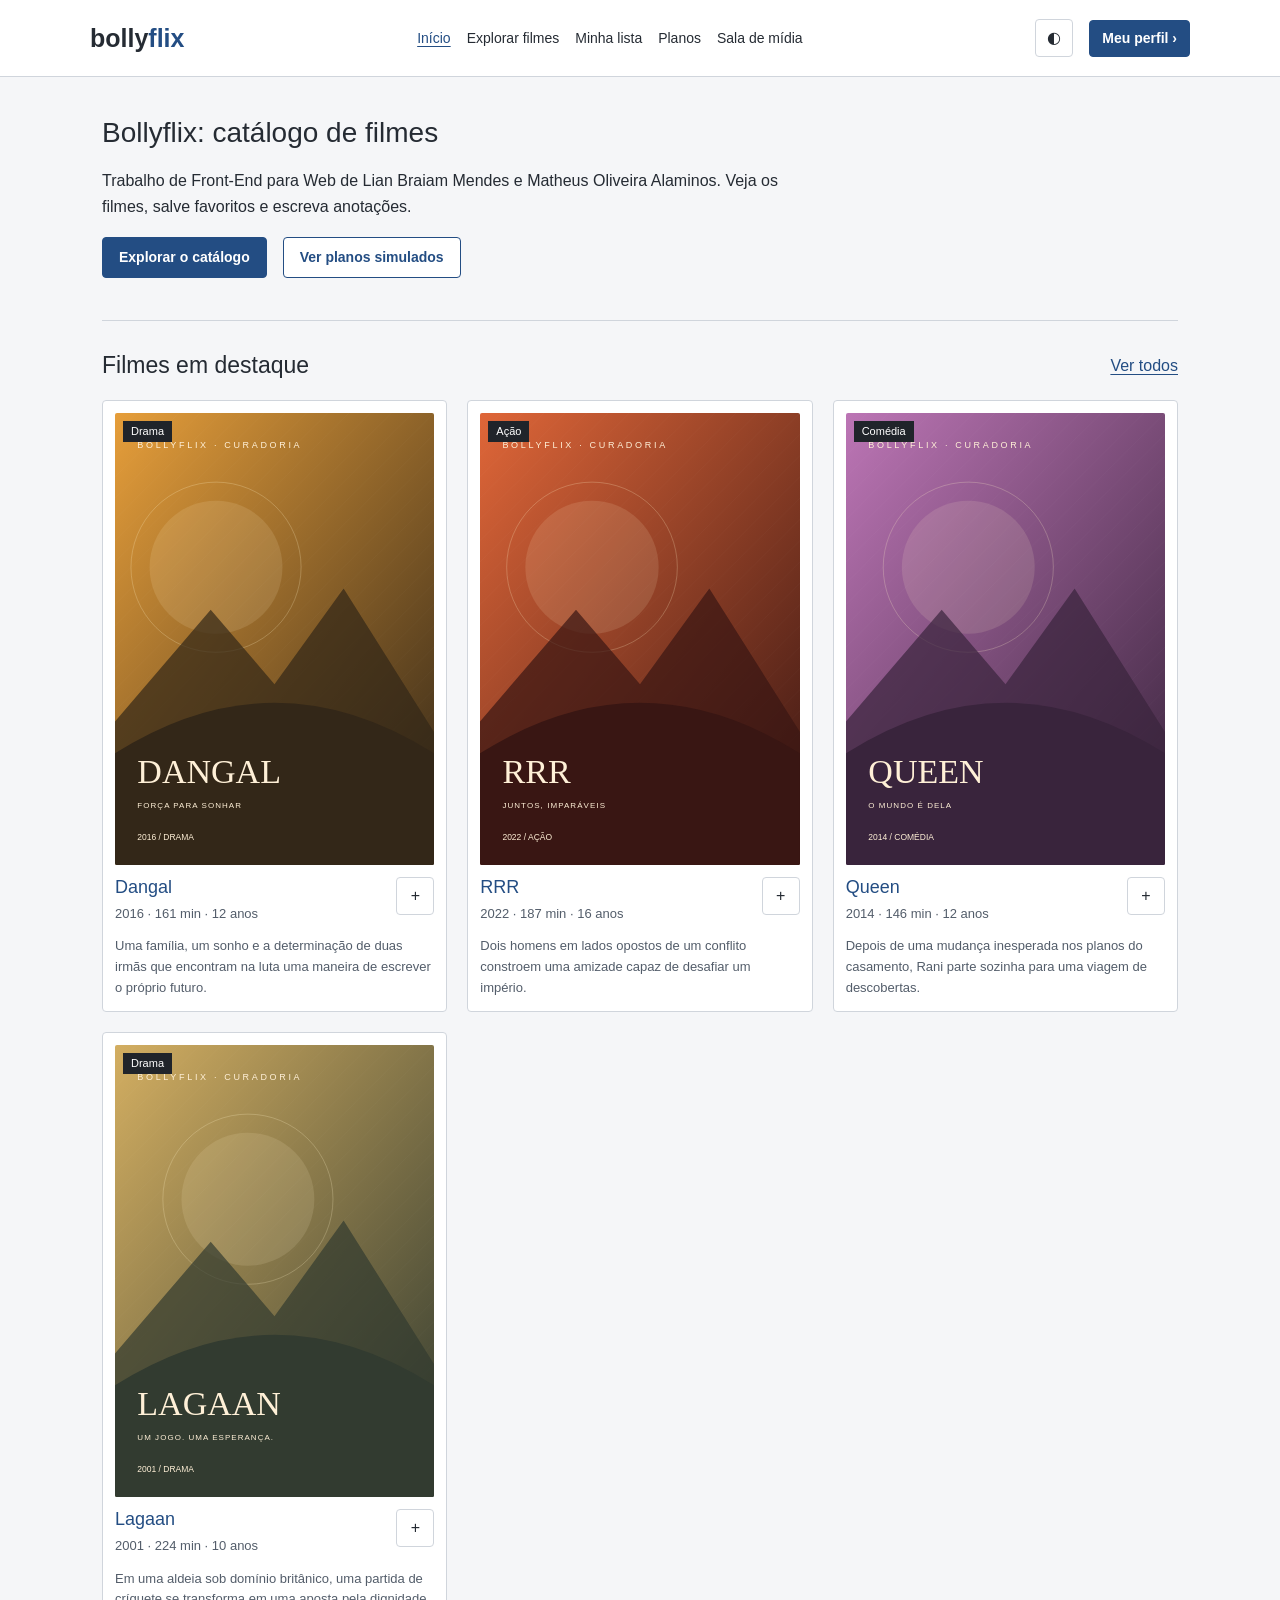
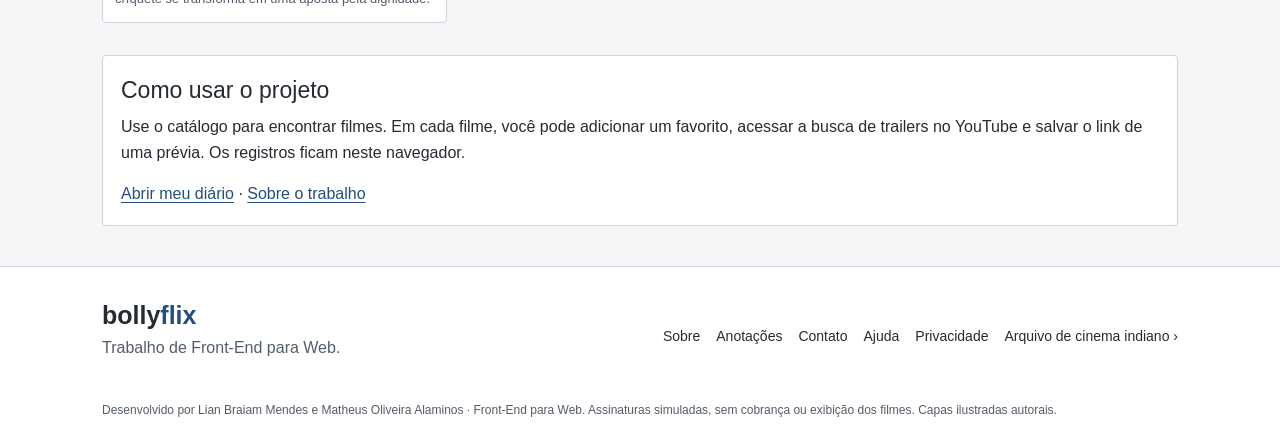
<file: index.html>
<!doctype html>
<html lang="pt-BR">
<head>
    <meta charset="utf-8">
    <meta name="viewport" content="width=device-width, initial-scale=1">
    <meta name="description" content="Bollyflix: descubra histórias do cinema indiano. Projeto estudantil de catálogo e assinaturas simuladas.">
    <title>Início · Bollyflix</title>
    <link rel="stylesheet" href="vendor/bootstrap.min.css">
    <link rel="stylesheet" href="css/style.css">
    <style>.page-kicker { letter-spacing: .18em; text-transform: uppercase; }</style>
    <script src="js/data.js" defer></script>
    <script src="js/app.js" defer></script>
</head>
<body>
    <a class="skip" href="#principal">Pular para o conteúdo</a>
    <header id="cabecalho"></header>
    <main id="principal" class="container" tabindex="-1"></main>
    <footer id="rodape"></footer>
    <div id="aviso" class="toast-message" role="status" aria-live="polite"></div>
    <noscript>Ative o JavaScript para acessar o catálogo e os recursos locais do Bollyflix.</noscript>
</body>
</html>
</file>
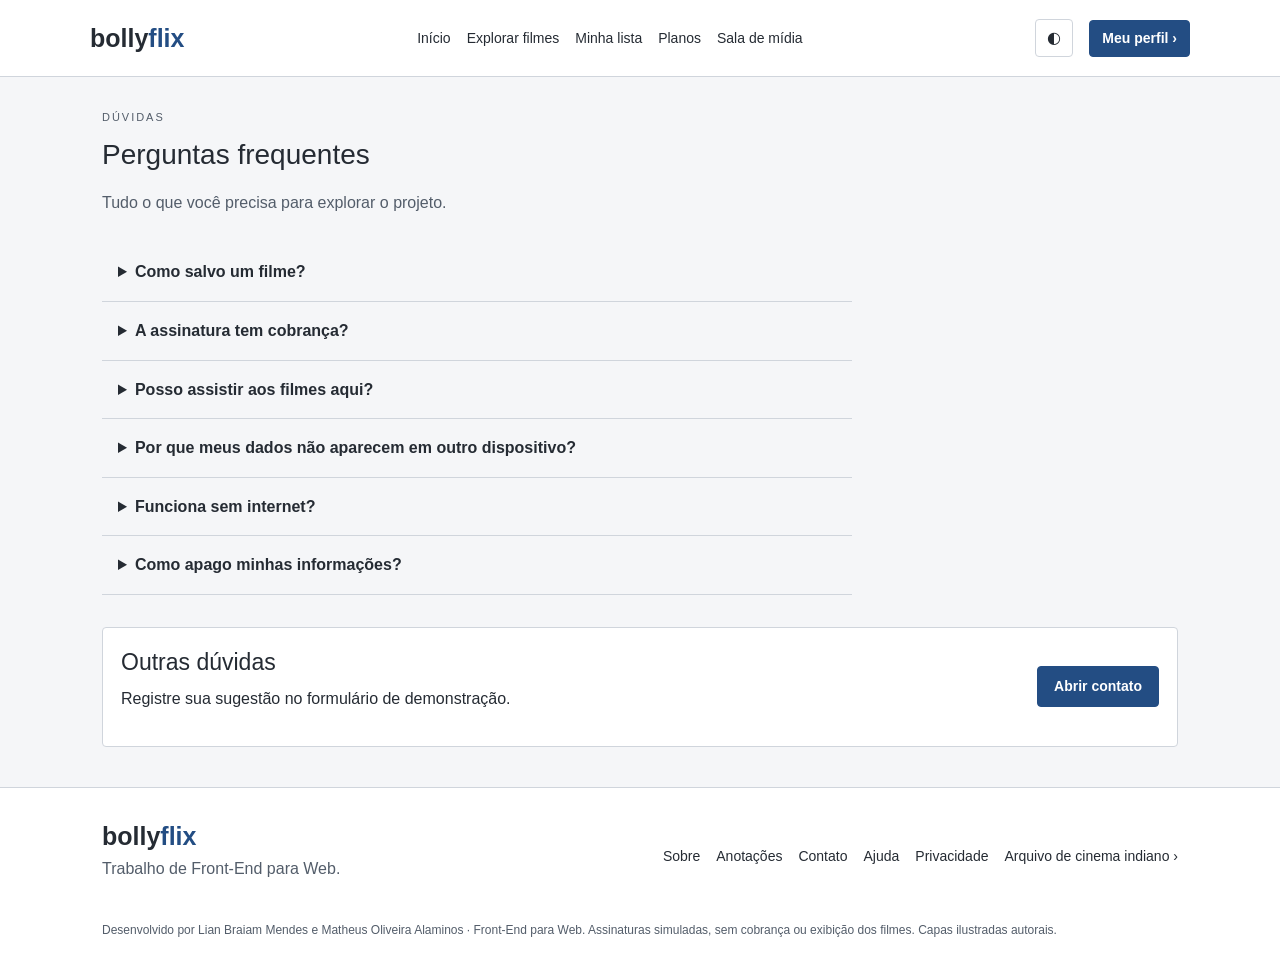
<file: ajuda.html>
<!doctype html>
<html lang="pt-BR">
<head>
    <meta charset="utf-8">
    <meta name="viewport" content="width=device-width, initial-scale=1">
    <meta name="description" content="Bollyflix: descubra histórias do cinema indiano. Projeto estudantil de catálogo e assinaturas simuladas.">
    <title>Ajuda · Bollyflix</title>
    <link rel="stylesheet" href="vendor/bootstrap.min.css">
    <link rel="stylesheet" href="css/style.css">
    <style>.page-kicker { letter-spacing: .18em; text-transform: uppercase; }</style>
    <script src="js/data.js" defer></script>
    <script src="js/app.js" defer></script>
</head>
<body>
    <a class="skip" href="#principal">Pular para o conteúdo</a>
    <header id="cabecalho"></header>
    <main id="principal" class="container" tabindex="-1"></main>
    <footer id="rodape"></footer>
    <div id="aviso" class="toast-message" role="status" aria-live="polite"></div>
    <noscript>Ative o JavaScript para acessar o catálogo e os recursos locais do Bollyflix.</noscript>
</body>
</html>
</file>
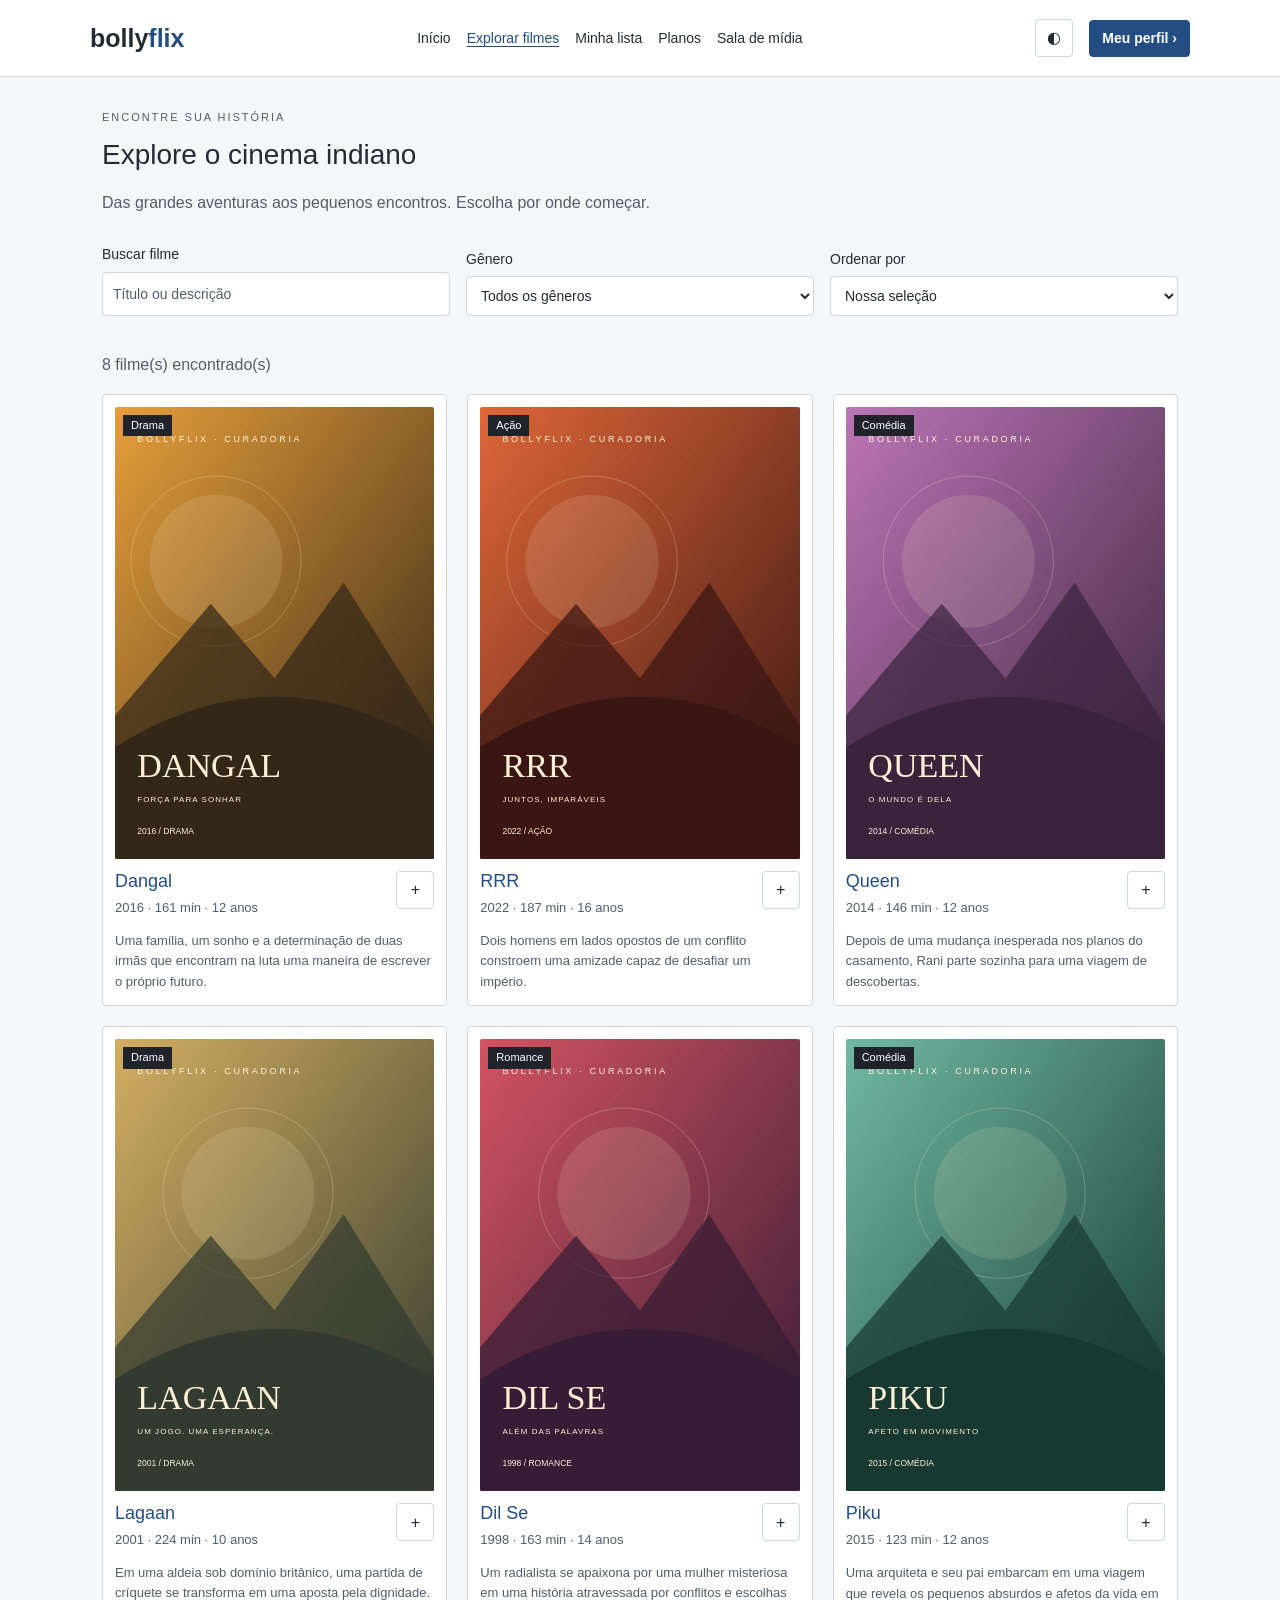
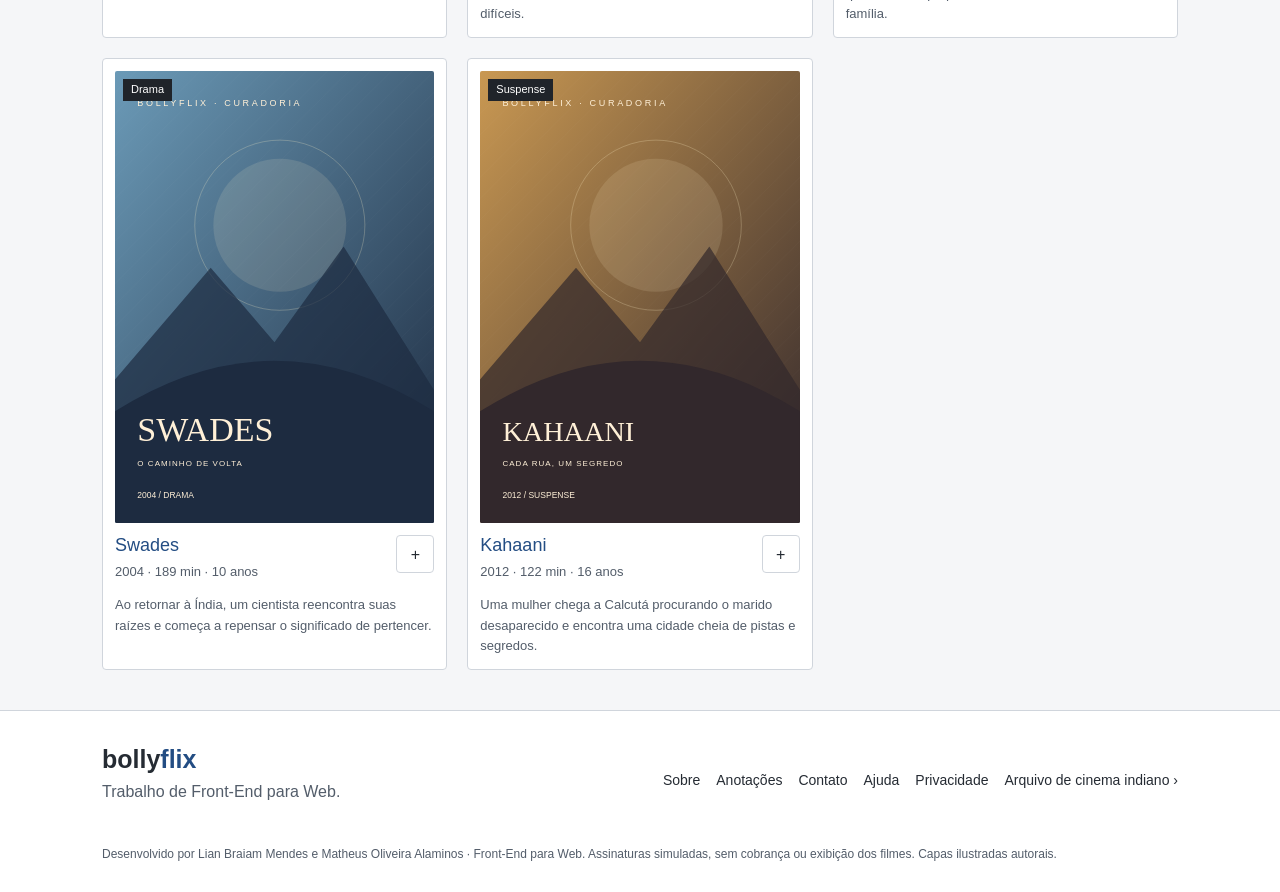
<file: catalogo.html>
<!doctype html>
<html lang="pt-BR">
<head>
    <meta charset="utf-8">
    <meta name="viewport" content="width=device-width, initial-scale=1">
    <meta name="description" content="Bollyflix: descubra histórias do cinema indiano. Projeto estudantil de catálogo e assinaturas simuladas.">
    <title>Catálogo · Bollyflix</title>
    <link rel="stylesheet" href="vendor/bootstrap.min.css">
    <link rel="stylesheet" href="css/style.css">
    <style>.page-kicker { letter-spacing: .18em; text-transform: uppercase; }</style>
    <script src="js/data.js" defer></script>
    <script src="js/app.js" defer></script>
</head>
<body>
    <a class="skip" href="#principal">Pular para o conteúdo</a>
    <header id="cabecalho"></header>
    <main id="principal" class="container" tabindex="-1"></main>
    <footer id="rodape"></footer>
    <div id="aviso" class="toast-message" role="status" aria-live="polite"></div>
    <noscript>Ative o JavaScript para acessar o catálogo e os recursos locais do Bollyflix.</noscript>
</body>
</html>
</file>
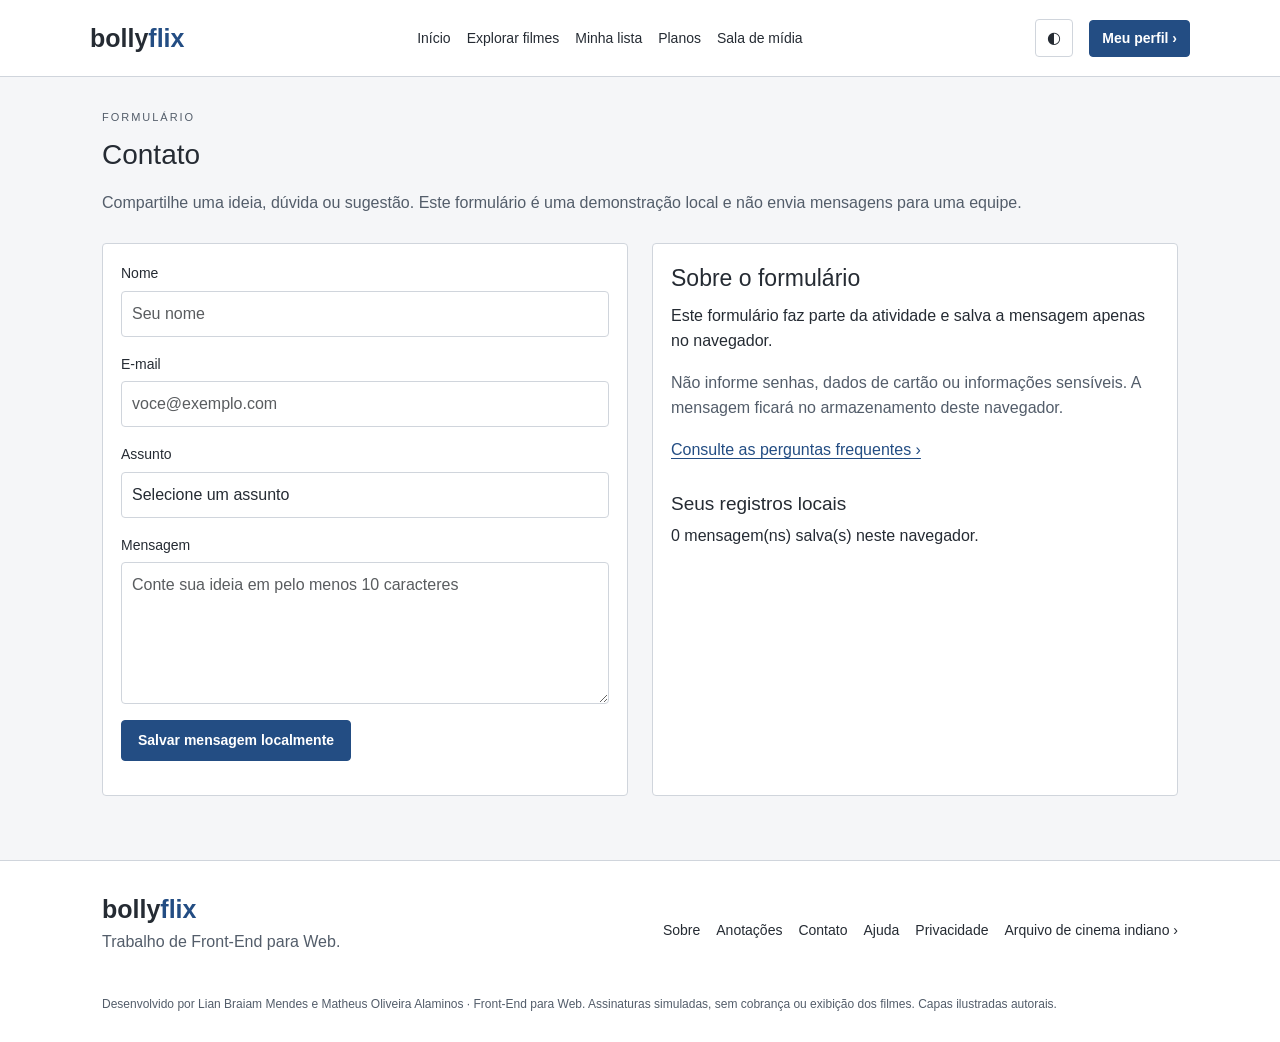
<file: contato.html>
<!doctype html>
<html lang="pt-BR">
<head>
    <meta charset="utf-8">
    <meta name="viewport" content="width=device-width, initial-scale=1">
    <meta name="description" content="Bollyflix: descubra histórias do cinema indiano. Projeto estudantil de catálogo e assinaturas simuladas.">
    <title>Contato · Bollyflix</title>
    <link rel="stylesheet" href="vendor/bootstrap.min.css">
    <link rel="stylesheet" href="css/style.css">
    <style>.page-kicker { letter-spacing: .18em; text-transform: uppercase; }</style>
    <script src="js/data.js" defer></script>
    <script src="js/app.js" defer></script>
</head>
<body>
    <a class="skip" href="#principal">Pular para o conteúdo</a>
    <header id="cabecalho"></header>
    <main id="principal" class="container" tabindex="-1"></main>
    <footer id="rodape"></footer>
    <div id="aviso" class="toast-message" role="status" aria-live="polite"></div>
    <noscript>Ative o JavaScript para acessar o catálogo e os recursos locais do Bollyflix.</noscript>
</body>
</html>
</file>
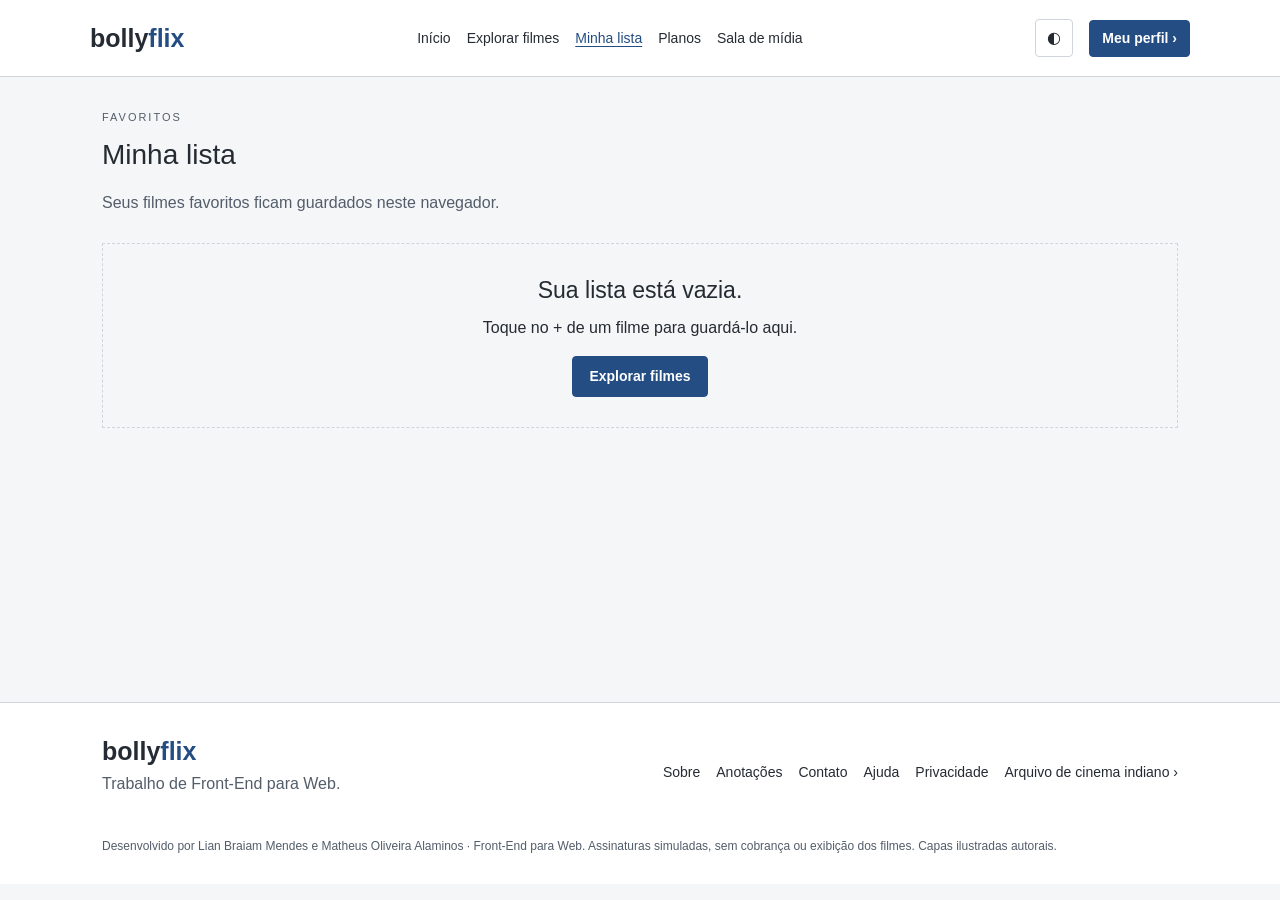
<file: favoritos.html>
<!doctype html>
<html lang="pt-BR">
<head>
    <meta charset="utf-8">
    <meta name="viewport" content="width=device-width, initial-scale=1">
    <meta name="description" content="Bollyflix: descubra histórias do cinema indiano. Projeto estudantil de catálogo e assinaturas simuladas.">
    <title>Minha lista · Bollyflix</title>
    <link rel="stylesheet" href="vendor/bootstrap.min.css">
    <link rel="stylesheet" href="css/style.css">
    <style>.page-kicker { letter-spacing: .18em; text-transform: uppercase; }</style>
    <script src="js/data.js" defer></script>
    <script src="js/app.js" defer></script>
</head>
<body>
    <a class="skip" href="#principal">Pular para o conteúdo</a>
    <header id="cabecalho"></header>
    <main id="principal" class="container" tabindex="-1"></main>
    <footer id="rodape"></footer>
    <div id="aviso" class="toast-message" role="status" aria-live="polite"></div>
    <noscript>Ative o JavaScript para acessar o catálogo e os recursos locais do Bollyflix.</noscript>
</body>
</html>
</file>
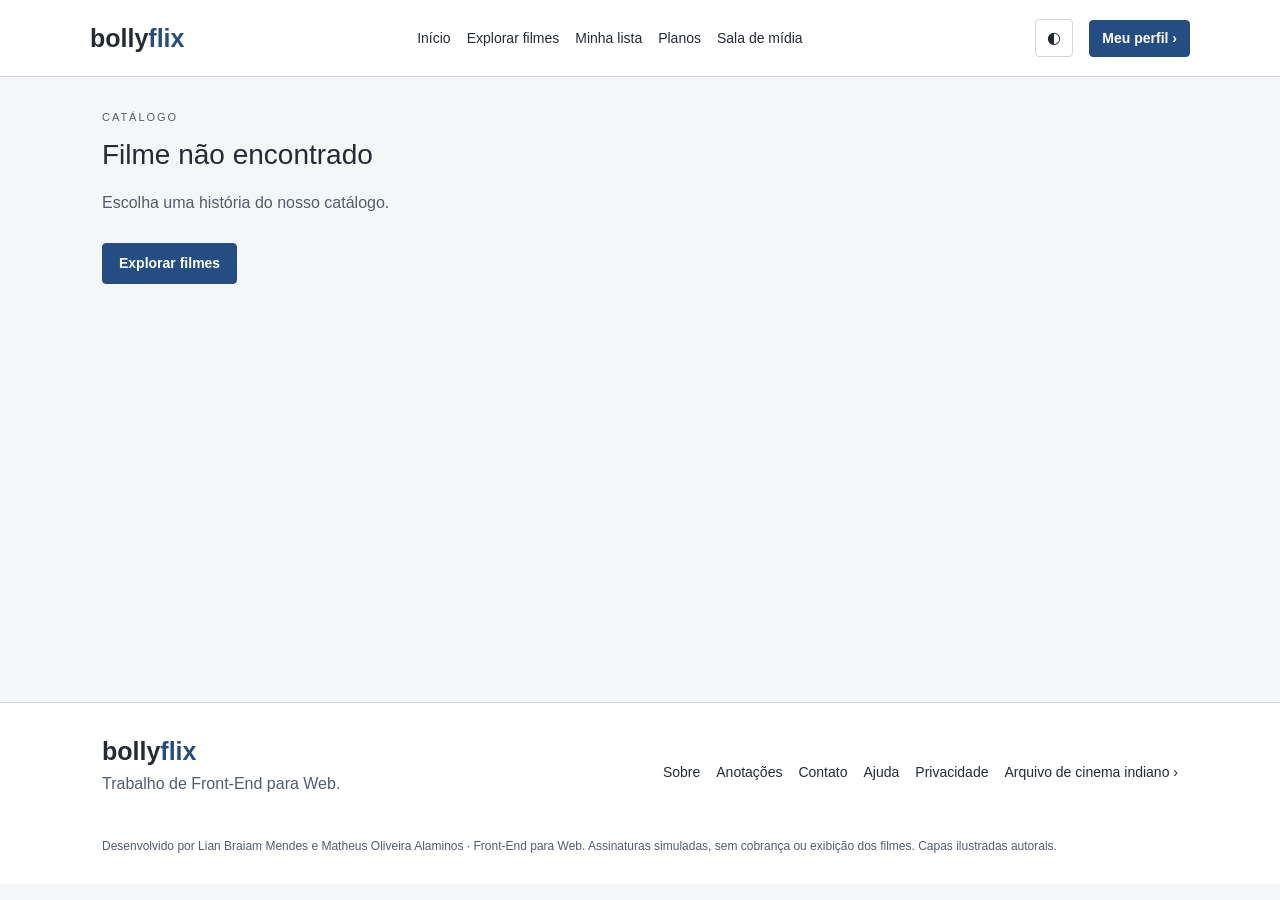
<file: filme.html>
<!doctype html>
<html lang="pt-BR">
<head>
    <meta charset="utf-8">
    <meta name="viewport" content="width=device-width, initial-scale=1">
    <meta name="description" content="Bollyflix: descubra histórias do cinema indiano. Projeto estudantil de catálogo e assinaturas simuladas.">
    <title>Detalhes do filme · Bollyflix</title>
    <link rel="stylesheet" href="vendor/bootstrap.min.css">
    <link rel="stylesheet" href="css/style.css">
    <style>.page-kicker { letter-spacing: .18em; text-transform: uppercase; }</style>
    <script src="js/data.js" defer></script>
    <script src="js/app.js" defer></script>
</head>
<body>
    <a class="skip" href="#principal">Pular para o conteúdo</a>
    <header id="cabecalho"></header>
    <main id="principal" class="container" tabindex="-1"></main>
    <footer id="rodape"></footer>
    <div id="aviso" class="toast-message" role="status" aria-live="polite"></div>
    <noscript>Ative o JavaScript para acessar o catálogo e os recursos locais do Bollyflix.</noscript>
</body>
</html>
</file>
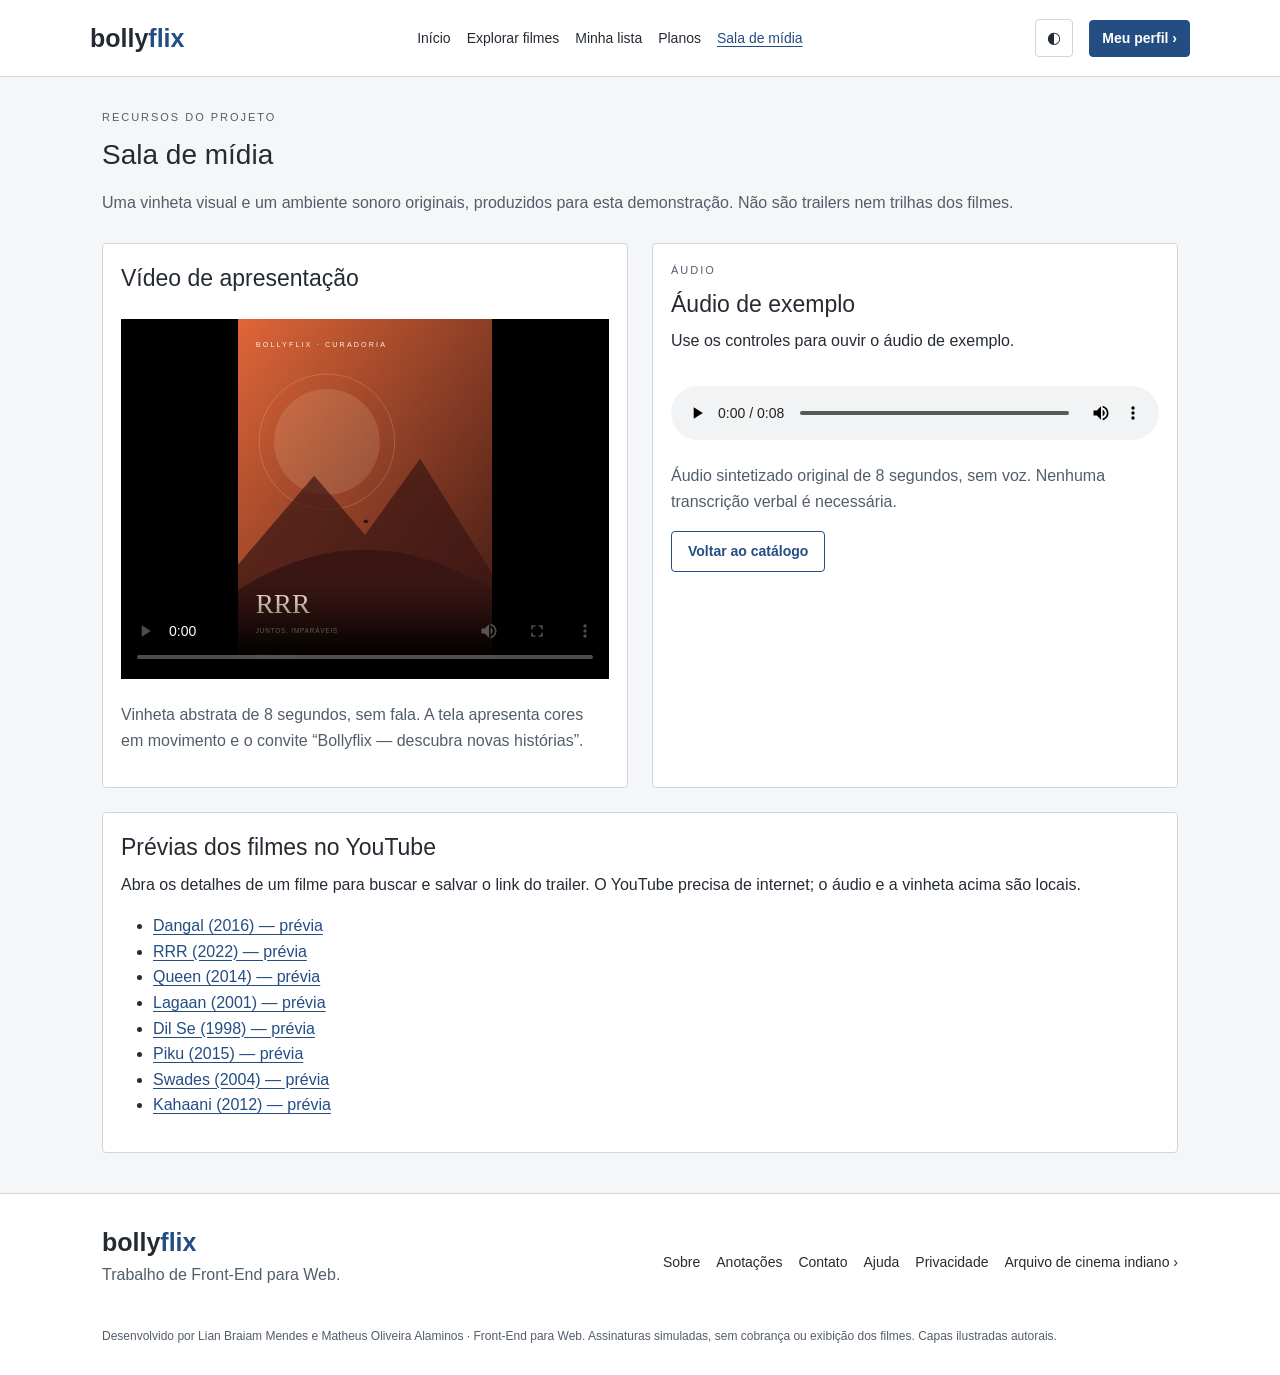
<file: midia.html>
<!doctype html>
<html lang="pt-BR">
<head>
    <meta charset="utf-8">
    <meta name="viewport" content="width=device-width, initial-scale=1">
    <meta name="description" content="Bollyflix: descubra histórias do cinema indiano. Projeto estudantil de catálogo e assinaturas simuladas.">
    <title>Sala de mídia · Bollyflix</title>
    <link rel="stylesheet" href="vendor/bootstrap.min.css">
    <link rel="stylesheet" href="css/style.css">
    <style>.page-kicker { letter-spacing: .18em; text-transform: uppercase; }</style>
    <script src="js/data.js" defer></script>
    <script src="js/app.js" defer></script>
</head>
<body>
    <a class="skip" href="#principal">Pular para o conteúdo</a>
    <header id="cabecalho"></header>
    <main id="principal" class="container" tabindex="-1"></main>
    <footer id="rodape"></footer>
    <div id="aviso" class="toast-message" role="status" aria-live="polite"></div>
    <noscript>Ative o JavaScript para acessar o catálogo e os recursos locais do Bollyflix.</noscript>
</body>
</html>
</file>
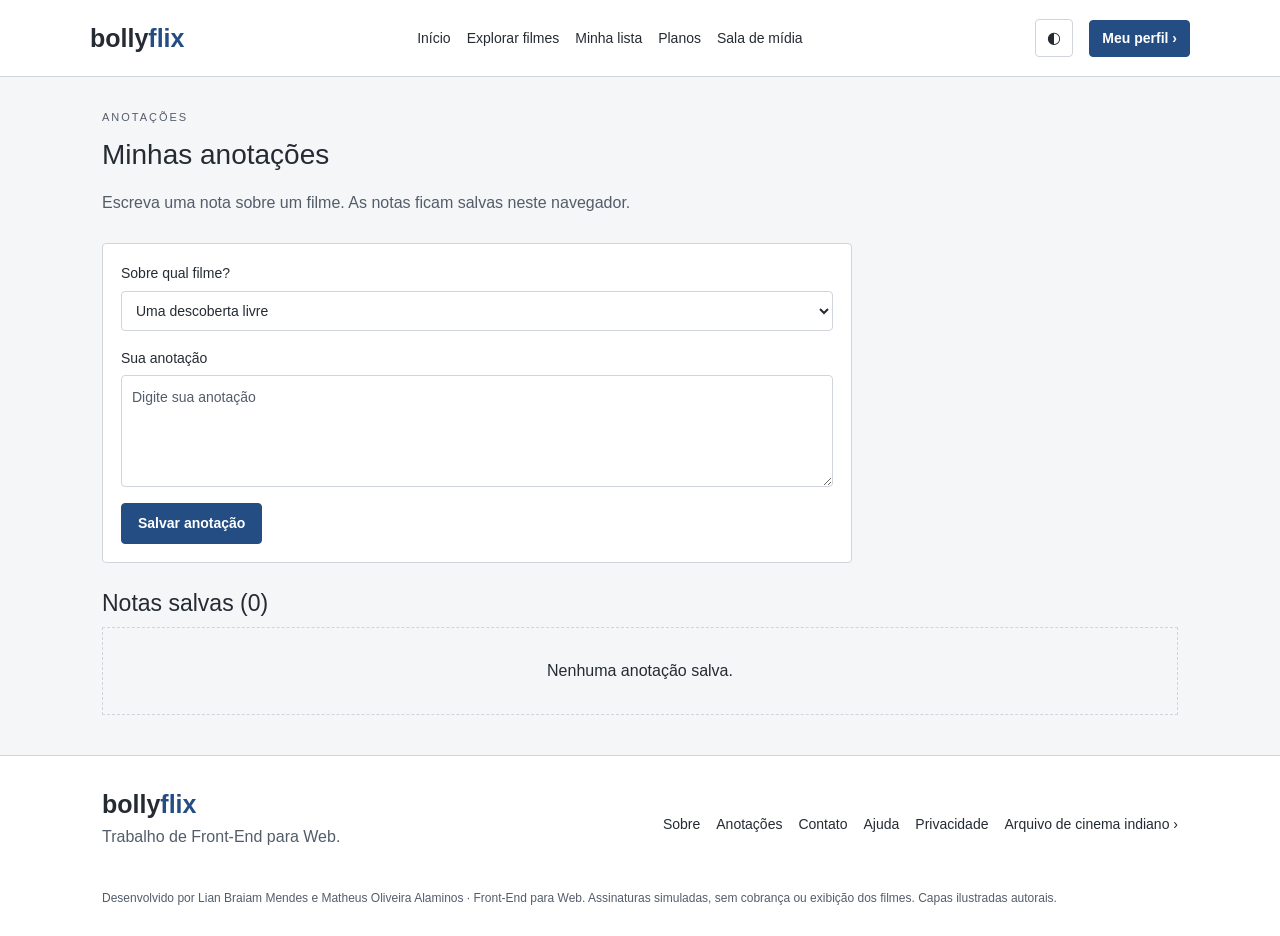
<file: notas.html>
<!doctype html>
<html lang="pt-BR">
<head>
    <meta charset="utf-8">
    <meta name="viewport" content="width=device-width, initial-scale=1">
    <meta name="description" content="Bollyflix: descubra histórias do cinema indiano. Projeto estudantil de catálogo e assinaturas simuladas.">
    <title>Diário de cinema · Bollyflix</title>
    <link rel="stylesheet" href="vendor/bootstrap.min.css">
    <link rel="stylesheet" href="css/style.css">
    <style>.page-kicker { letter-spacing: .18em; text-transform: uppercase; }</style>
    <script src="js/data.js" defer></script>
    <script src="js/app.js" defer></script>
</head>
<body>
    <a class="skip" href="#principal">Pular para o conteúdo</a>
    <header id="cabecalho"></header>
    <main id="principal" class="container" tabindex="-1"></main>
    <footer id="rodape"></footer>
    <div id="aviso" class="toast-message" role="status" aria-live="polite"></div>
    <noscript>Ative o JavaScript para acessar o catálogo e os recursos locais do Bollyflix.</noscript>
</body>
</html>
</file>
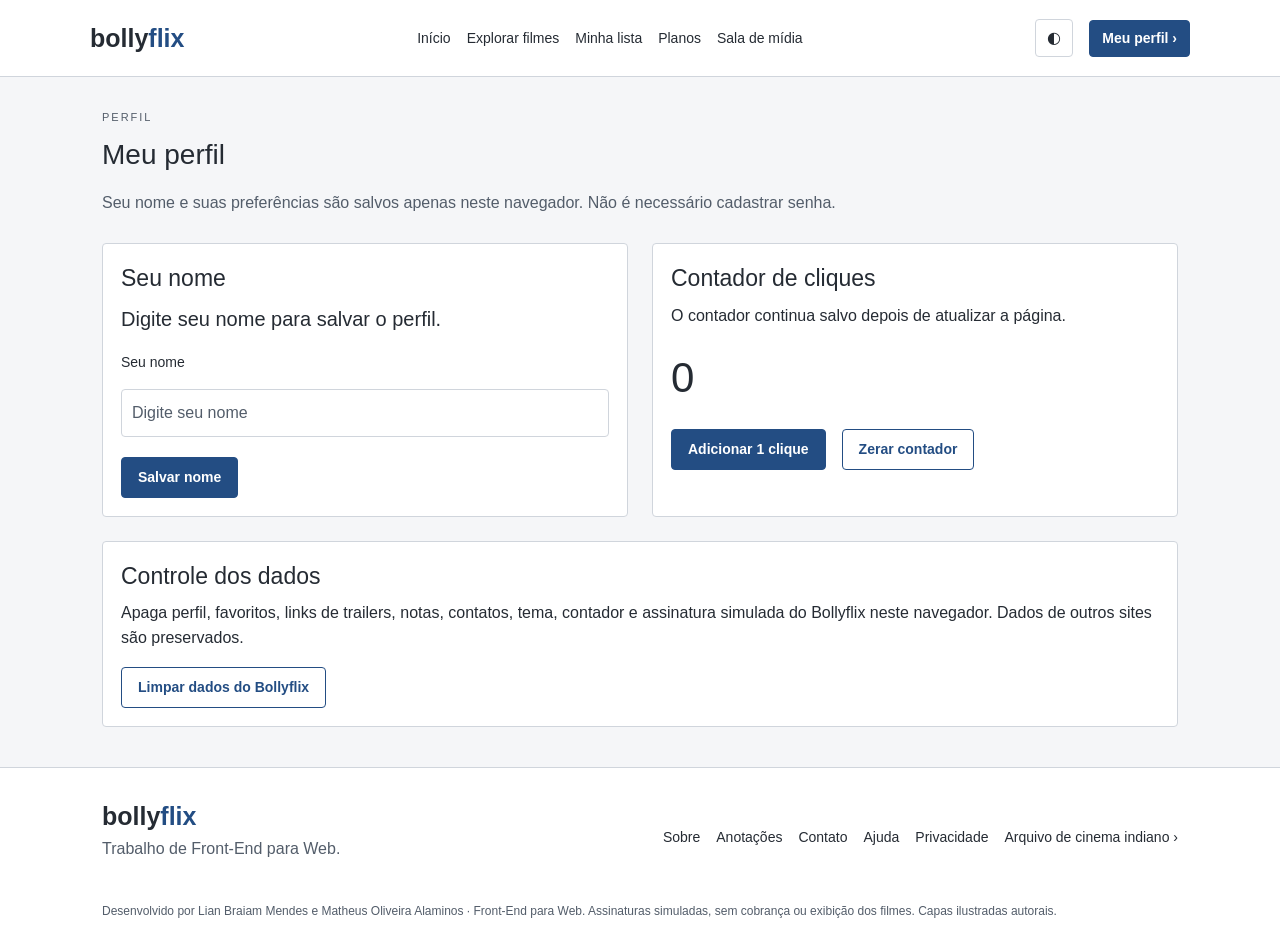
<file: perfil.html>
<!doctype html>
<html lang="pt-BR">
<head>
    <meta charset="utf-8">
    <meta name="viewport" content="width=device-width, initial-scale=1">
    <meta name="description" content="Bollyflix: descubra histórias do cinema indiano. Projeto estudantil de catálogo e assinaturas simuladas.">
    <title>Meu perfil · Bollyflix</title>
    <link rel="stylesheet" href="vendor/bootstrap.min.css">
    <link rel="stylesheet" href="css/style.css">
    <style>.page-kicker { letter-spacing: .18em; text-transform: uppercase; }</style>
    <script src="js/data.js" defer></script>
    <script src="js/app.js" defer></script>
</head>
<body>
    <a class="skip" href="#principal">Pular para o conteúdo</a>
    <header id="cabecalho"></header>
    <main id="principal" class="container" tabindex="-1"></main>
    <footer id="rodape"></footer>
    <div id="aviso" class="toast-message" role="status" aria-live="polite"></div>
    <noscript>Ative o JavaScript para acessar o catálogo e os recursos locais do Bollyflix.</noscript>
</body>
</html>
</file>
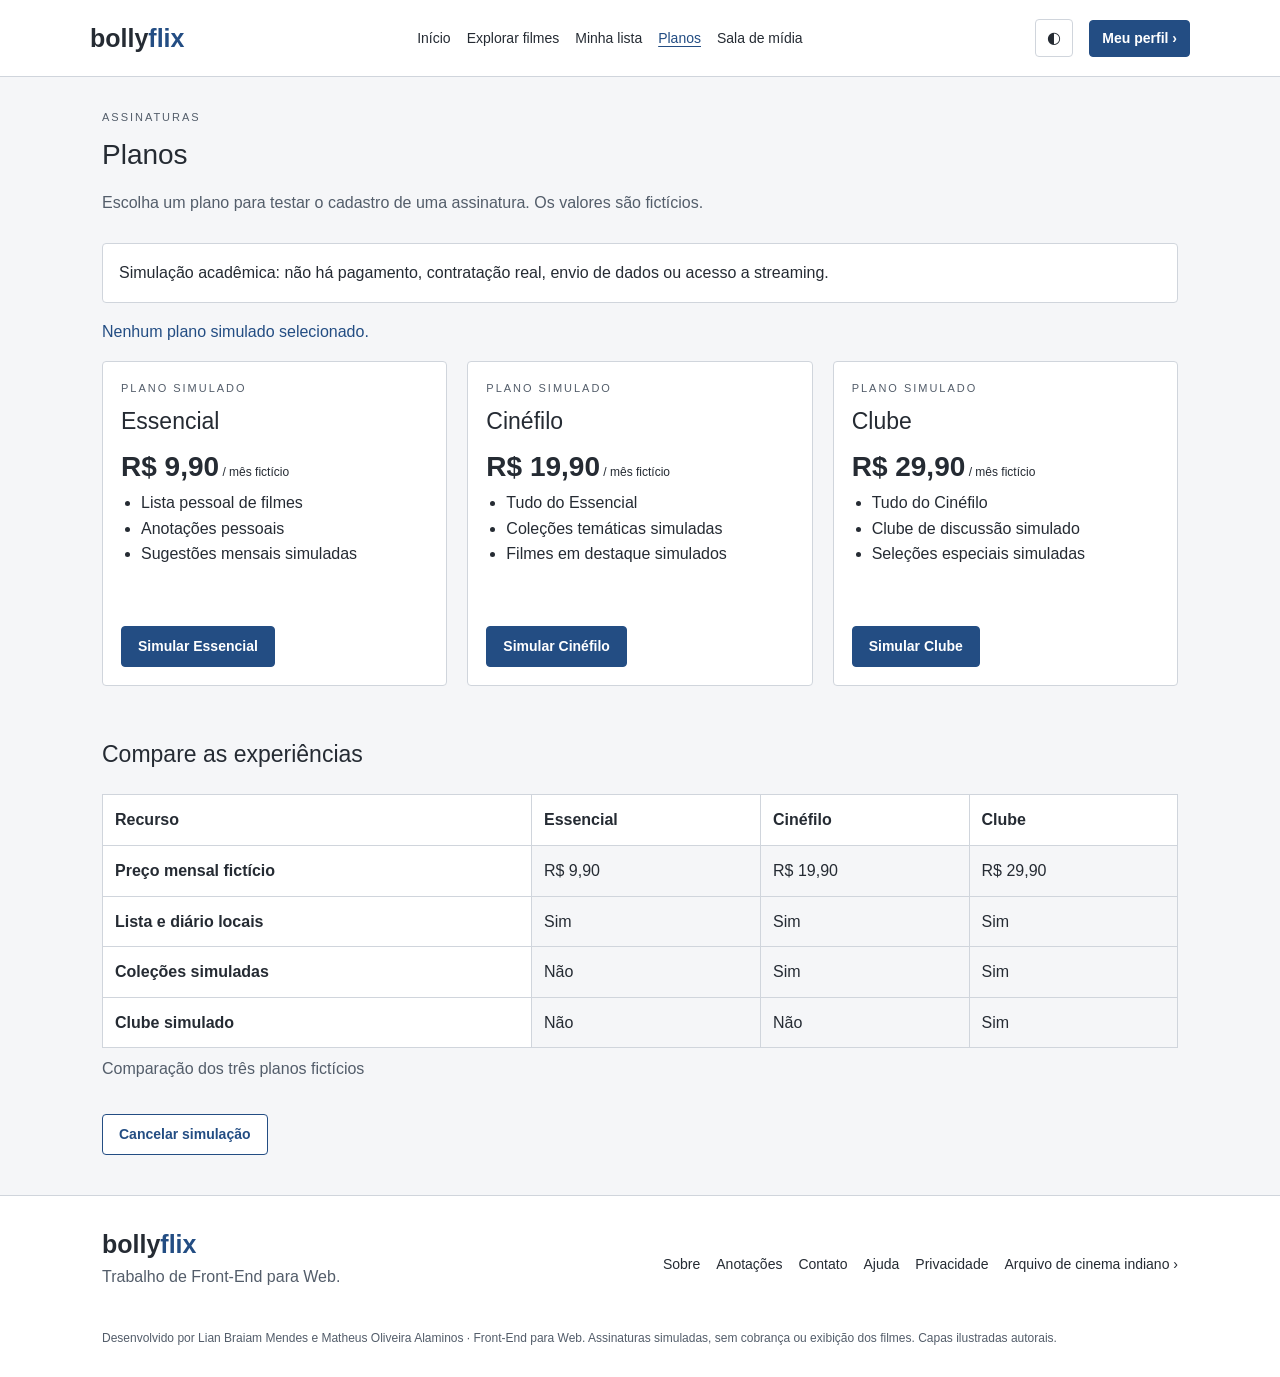
<file: planos.html>
<!doctype html>
<html lang="pt-BR">
<head>
    <meta charset="utf-8">
    <meta name="viewport" content="width=device-width, initial-scale=1">
    <meta name="description" content="Bollyflix: descubra histórias do cinema indiano. Projeto estudantil de catálogo e assinaturas simuladas.">
    <title>Assinaturas · Bollyflix</title>
    <link rel="stylesheet" href="vendor/bootstrap.min.css">
    <link rel="stylesheet" href="css/style.css">
    <style>.page-kicker { letter-spacing: .18em; text-transform: uppercase; }</style>
    <script src="js/data.js" defer></script>
    <script src="js/app.js" defer></script>
</head>
<body>
    <a class="skip" href="#principal">Pular para o conteúdo</a>
    <header id="cabecalho"></header>
    <main id="principal" class="container" tabindex="-1"></main>
    <footer id="rodape"></footer>
    <div id="aviso" class="toast-message" role="status" aria-live="polite"></div>
    <noscript>Ative o JavaScript para acessar o catálogo e os recursos locais do Bollyflix.</noscript>
</body>
</html>
</file>
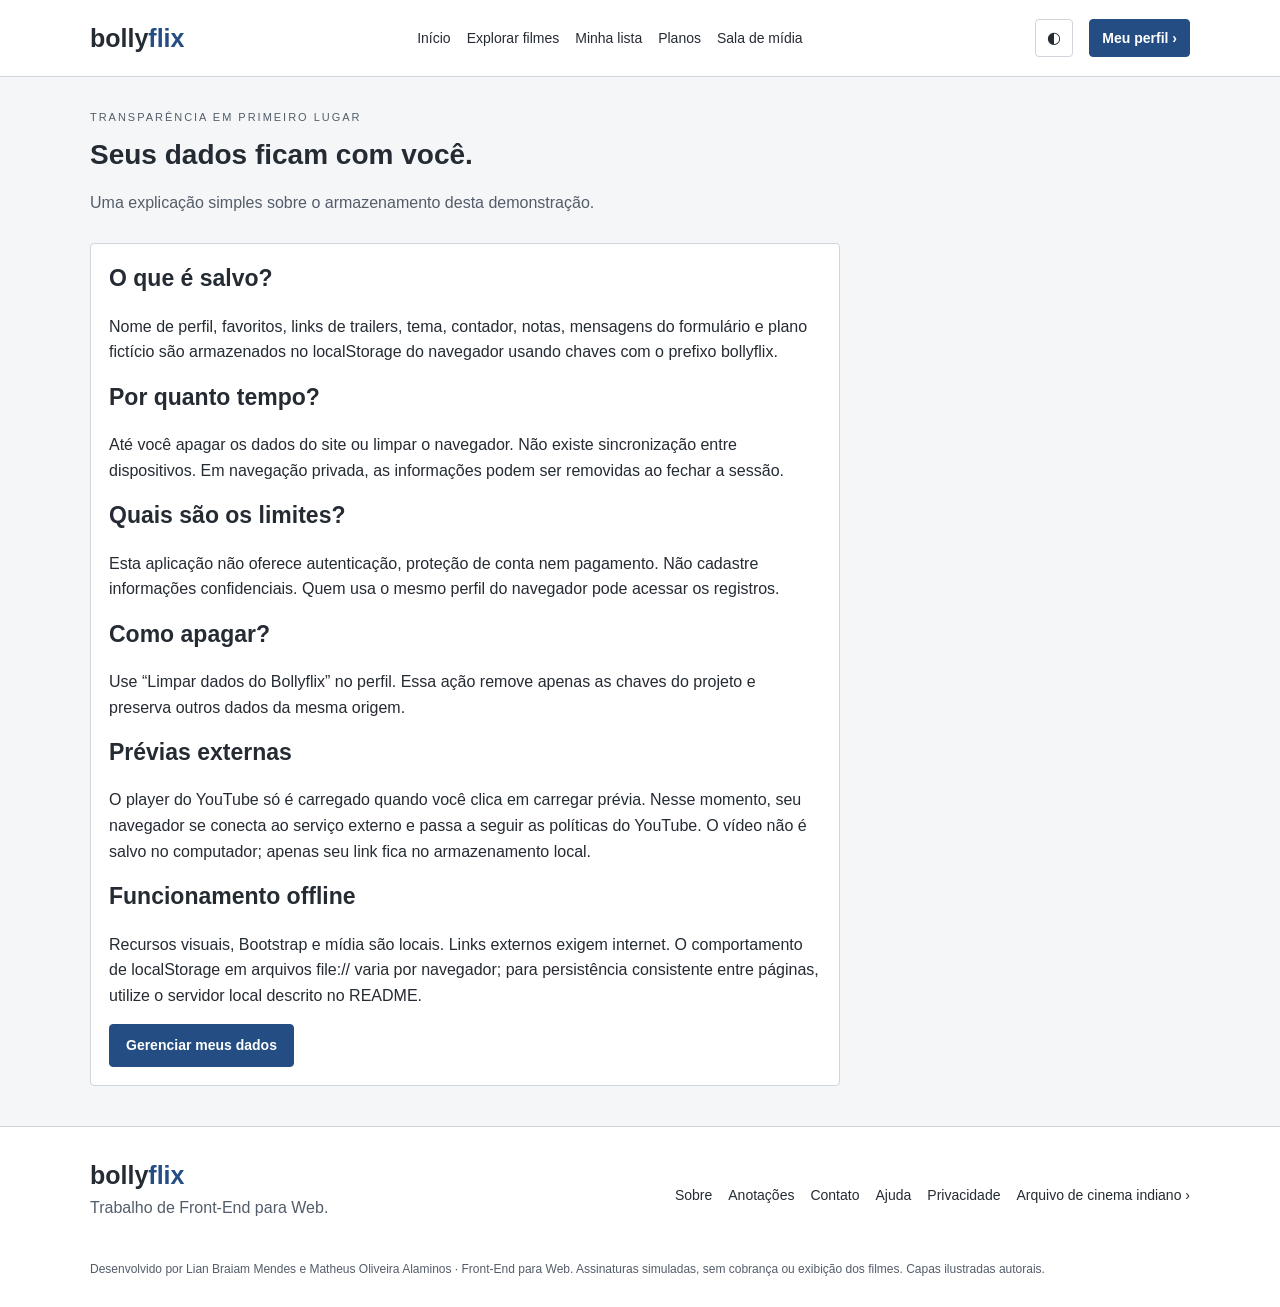
<file: privacidade.html>
<!doctype html>
<html lang="pt-BR">
<head>
    <meta charset="utf-8">
    <meta name="viewport" content="width=device-width, initial-scale=1">
    <meta name="description" content="Bollyflix: descubra histórias do cinema indiano. Projeto estudantil de catálogo e assinaturas simuladas.">
    <title>Privacidade · Bollyflix</title>

    <link rel="stylesheet" href="css/style.css">
    <style>.page-kicker { letter-spacing: .18em; text-transform: uppercase; }</style>
    <script src="js/data.js" defer></script>
    <script src="js/app.js" defer></script>
</head>
<body>
    <a class="skip" href="#principal">Pular para o conteúdo</a>
    <header id="cabecalho"></header>
    <main id="principal" class="container" tabindex="-1"></main>
    <footer id="rodape"></footer>
    <div id="aviso" class="toast-message" role="status" aria-live="polite"></div>
    <noscript>Ative o JavaScript para acessar o catálogo e os recursos locais do Bollyflix.</noscript>
</body>
</html>
</file>
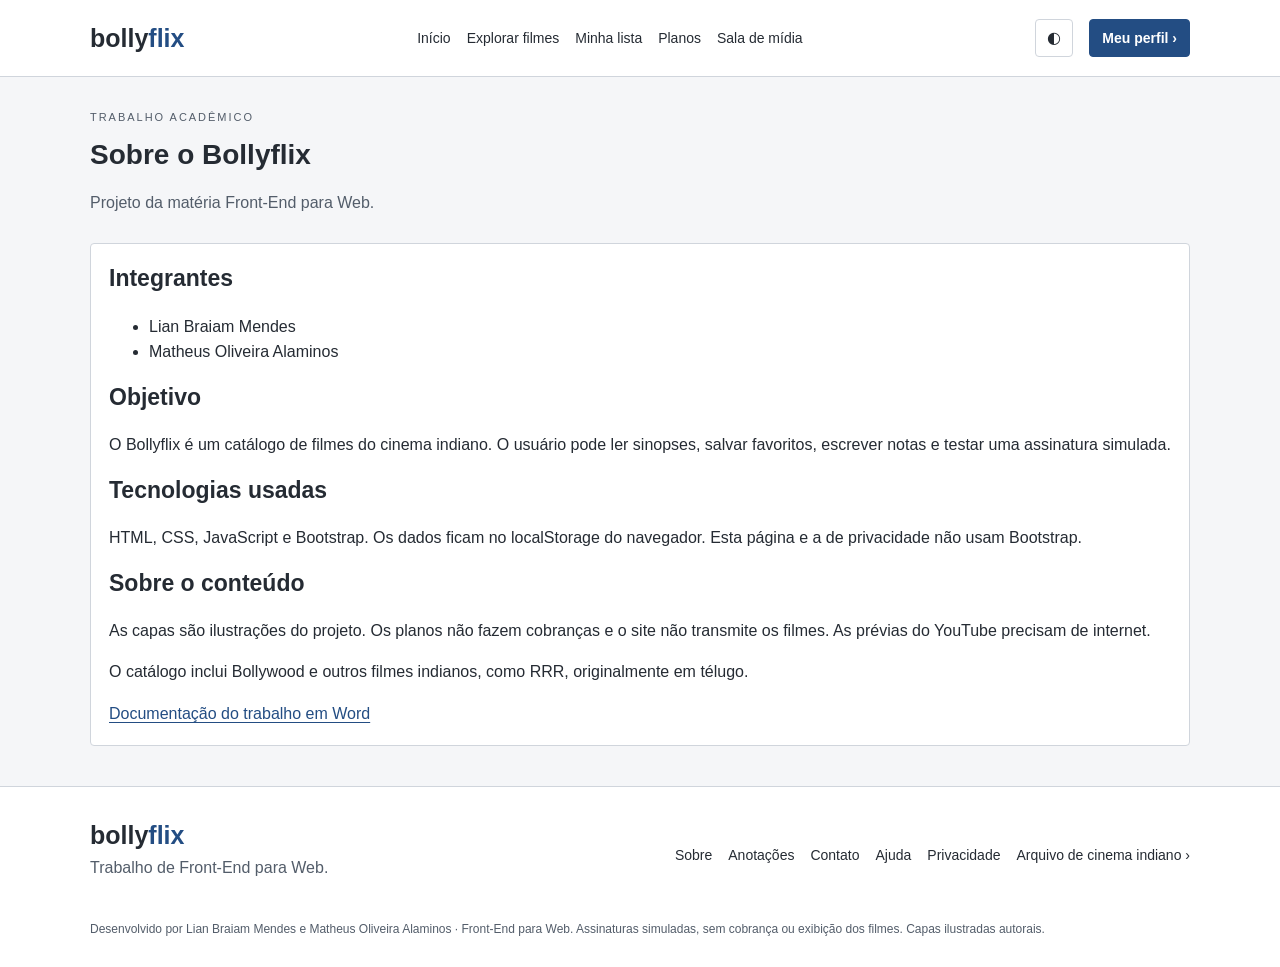
<file: sobre.html>
<!doctype html>
<html lang="pt-BR">
<head>
    <meta charset="utf-8">
    <meta name="viewport" content="width=device-width, initial-scale=1">
    <meta name="description" content="Bollyflix: descubra histórias do cinema indiano. Projeto estudantil de catálogo e assinaturas simuladas.">
    <title>Sobre o Bollyflix · Bollyflix</title>

    <link rel="stylesheet" href="css/style.css">
    <style>.page-kicker { letter-spacing: .18em; text-transform: uppercase; }</style>
    <script src="js/data.js" defer></script>
    <script src="js/app.js" defer></script>
</head>
<body>
    <a class="skip" href="#principal">Pular para o conteúdo</a>
    <header id="cabecalho"></header>
    <main id="principal" class="container" tabindex="-1"></main>
    <footer id="rodape"></footer>
    <div id="aviso" class="toast-message" role="status" aria-live="polite"></div>
    <noscript>Ative o JavaScript para acessar o catálogo e os recursos locais do Bollyflix.</noscript>
</body>
</html>
</file>
<file: css/style.css>
:root {
    --bg: #20242a;
    --surface: #2b3038;
    --text: #f1f3f5;
    --muted: #c0c7d0;
    --line: #555e6b;
    --accent: #a9caff;
    --ink: #152237;
    --danger: #ffb4b4;
    color-scheme: dark;
}
body.light {
    --bg: #f5f6f8;
    --surface: #ffffff;
    --text: #252b33;
    --muted: #535d6a;
    --line: #d0d5dc;
    --accent: #234d83;
    --ink: #ffffff;
    --danger: #b22424;
    color-scheme: light;
}
* { box-sizing: border-box; }
body { margin: 0; background: var(--bg); color: var(--text); font: 16px/1.6 Arial, sans-serif; }
a { color: var(--accent); text-decoration: underline; text-underline-offset: 3px; }
a:hover { color: var(--text); }
button, input, select, textarea { font: inherit; }
button { cursor: pointer; }
.container { width: min(1100px, 92%); max-width: 1100px; margin: auto; }
header { background: var(--surface); border-bottom: 1px solid var(--line); }
.navbar { display: flex; align-items: center; flex-wrap: wrap; justify-content: space-between; gap: 16px; padding: 18px 0; }
.brand { color: var(--text); font-size: 25px; font-weight: bold; text-decoration: none; }
.brand span { color: var(--accent); }
nav, .nav-tools, .actions, .film-info, .section-head, .footer-top, .footer-links, .filters, .chips { display: flex; gap: 16px; }
nav { flex-wrap: wrap; align-items: center; }
nav a { color: var(--text); font-size: 14px; text-decoration: none; }
nav a:hover, nav a[aria-current=page] { color: var(--accent); text-decoration: underline; }
.nav-tools { align-items: center; }
.theme, .heart { border: 1px solid var(--line); background: var(--surface); color: var(--text); border-radius: 4px; min-width: 38px; min-height: 38px; }
.btn, .button { display: inline-block; border: 1px solid var(--accent); background: var(--accent); color: var(--ink); border-radius: 4px; padding: 9px 16px; font-size: 14px; font-weight: bold; text-decoration: none; }
.btn:hover, .button:hover { background: var(--text); border-color: var(--text); color: var(--bg); }
.secondary { background: var(--surface); color: var(--accent); }
.small { padding: 7px 12px; }
main { min-height: 65vh; }
h1 { font-size: 28px; line-height: 1.4; margin: 0 0 16px; }
h2 { font-size: 23px; line-height: 1.4; }
h3 { font-size: 19px; }
p { margin: 0 0 16px; }
.intro { padding: 36px 0 24px; border-bottom: 1px solid var(--line); }
.intro p { max-width: 720px; }
.actions { flex-wrap: wrap; margin: 18px 0; }
.page-title { padding-top: 32px; margin-bottom: 28px; }
.page-title p, .muted, .meta, .description, .fine { color: var(--muted); }
.page-kicker { font-size: 11px; color: var(--muted); margin-bottom: 8px; }
.section-head { align-items: center; justify-content: space-between; margin: 28px 0 18px; }
.section-head h2 { margin: 0; }
.grid { display: grid; grid-template-columns: repeat(3, minmax(0, 1fr)); gap: 20px; }
.card { min-width: 0; padding: 12px; background: var(--surface); border: 1px solid var(--line); color: var(--text); border-radius: 4px; }
.poster { position: relative; display: block; }
.poster img { width: 100%; aspect-ratio: 6 / 8.5; object-fit: cover; border-radius: 2px; }
.badge-genre { position: absolute; top: 8px; left: 8px; padding: 2px 8px; font-size: 11px; background: #20242a; color: #fff; }
.film-info { justify-content: space-between; align-items: start; gap: 8px; margin-top: 12px; }
.film-info h3 { margin: 0 0 5px; font-size: 18px; }
.film-info a { text-decoration: none; }
.heart[aria-pressed=true] { background: var(--accent); color: var(--ink); }
.meta, .description { font-size: 13px; }
.description { margin: 12px 0 0; }
.panel, .band, .plan { padding: 18px; background: var(--surface); border: 1px solid var(--line); border-radius: 4px; margin-bottom: 24px; }
.panel h2, .band h2 { margin-top: 0; }
.home-info, .band { margin-top: 32px; }
.band { display: flex; align-items: center; justify-content: space-between; gap: 20px; }
.two-col { display: grid; grid-template-columns: 1fr 1fr; gap: 24px; }
.plans { display: grid; grid-template-columns: repeat(3, 1fr); gap: 20px; }
.plan.featured { border: 1px solid var(--line); }
.plan ul { padding-left: 20px; min-height: 120px; }
.price { font-size: 28px; font-weight: bold; }
.price small { font-size: 12px; font-weight: normal; }
.narrow { max-width: 750px; }
.filters { align-items: end; flex-wrap: wrap; margin-bottom: 20px; }
.filters label { flex: 1; min-width: 180px; }
label { display: block; font-size: 14px; margin-bottom: 16px; }
input, select, textarea, .form-control, .form-select { display: block; width: 100%; padding: 10px; margin-top: 6px; border: 1px solid var(--line); background: var(--surface); color: var(--text); border-radius: 4px; }
input::placeholder, textarea::placeholder { color: var(--muted); }
input:hover, select:hover, textarea:hover { border-color: var(--accent); }
input:focus, select:focus, textarea:focus { outline: 2px solid var(--accent); outline-offset: 2px; background: var(--surface); color: var(--text); }
input:invalid:not(:placeholder-shown), textarea:invalid:not(:placeholder-shown) { border-color: var(--danger); }
:focus-visible { outline: 2px solid var(--accent); outline-offset: 3px; }
.table-wrap { overflow-x: auto; margin: 24px 0; }
table { width: 100%; border-collapse: collapse; min-width: 540px; }
th, td { border: 1px solid var(--line); padding: 12px; text-align: left; }
th { background: var(--surface); }
caption { color: var(--muted); }
.detail { display: grid; grid-template-columns: 250px 1fr; gap: 32px; margin: 32px 0; }
.detail > img { width: 100%; }
.chips { flex-wrap: wrap; gap: 8px; margin: 18px 0; }
.chips span { padding: 3px 8px; font-size: 13px; border: 1px solid var(--line); }
video, audio { width: 100%; margin: 16px 0; }
video { max-height: 360px; background: #000; }
.trailer-form { max-width: 650px; margin-top: 24px; }
#trailer-player iframe { display: block; width: min(100%, 800px); aspect-ratio: 16 / 9; border: 0; margin: 20px 0; }
details { padding: 16px; border-bottom: 1px solid var(--line); }
summary { cursor: pointer; font-weight: bold; }
details p { margin-top: 12px; }
.empty { padding: 30px; border: 1px dashed var(--line); text-align: center; }
.alert { background: var(--surface); color: var(--text); border: 1px solid var(--line); border-radius: 4px; padding: 16px; }
.status { color: var(--accent); margin-top: 14px; }
.note-text { white-space: pre-wrap; overflow-wrap: anywhere; }
#saudacao { font-size: 20px; }
footer { margin-top: 40px; border-top: 1px solid var(--line); padding: 28px 0; background: var(--surface); }
.footer-top { justify-content: space-between; flex-wrap: wrap; }
.footer-links { flex-wrap: wrap; max-width: 650px; }
.fine { font-size: 12px; margin-top: 24px; }
.toast-message { display: none; position: fixed; bottom: 20px; right: 20px; max-width: 90%; padding: 14px 20px; background: var(--accent); color: var(--ink); border-radius: 4px; z-index: 100; }
.toast-message.visible { display: block; }
.skip { position: absolute; top: -70px; padding: 12px; background: var(--accent); color: var(--ink); z-index: 200; }
.skip:focus { top: 0; }
@media (max-width: 900px) {
    header nav { order: 3; width: 100%; }
    .grid { grid-template-columns: repeat(3, minmax(0, 1fr)); }
    .plan { padding: 16px; }
}
@media (max-width: 600px) {
    h1 { font-size: 27px; }
    h2 { font-size: 21px; }
    .grid { grid-template-columns: repeat(2, minmax(0, 1fr)); gap: 12px; }
    .card { padding: 10px; }
    .film-info { flex-wrap: wrap; }
    .two-col, .plans, .detail { grid-template-columns: 1fr; }
    .detail > img { max-width: 220px; }
    .band { display: block; padding: 20px; }
    .panel { padding: 18px; }
    .plan ul { min-height: auto; }
    .section-head { flex-wrap: wrap; gap: 8px; }
}
</file>
